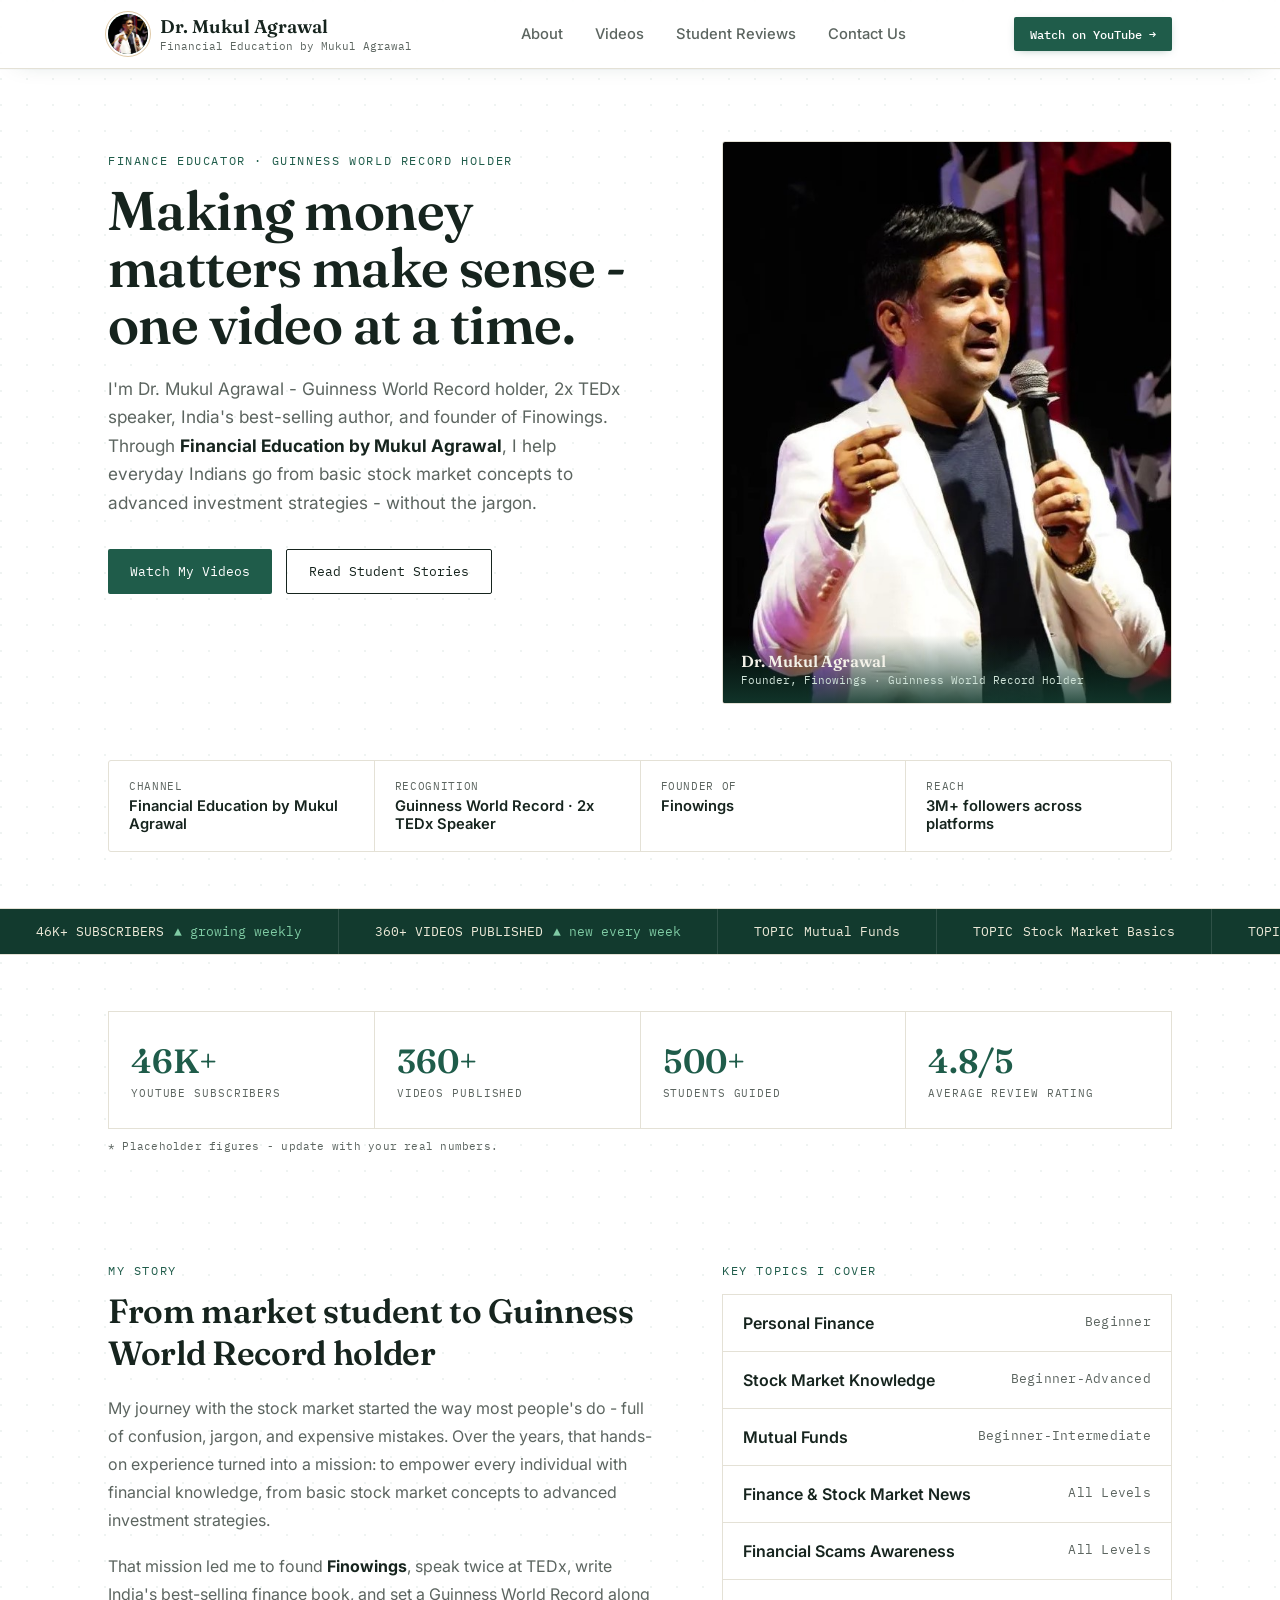
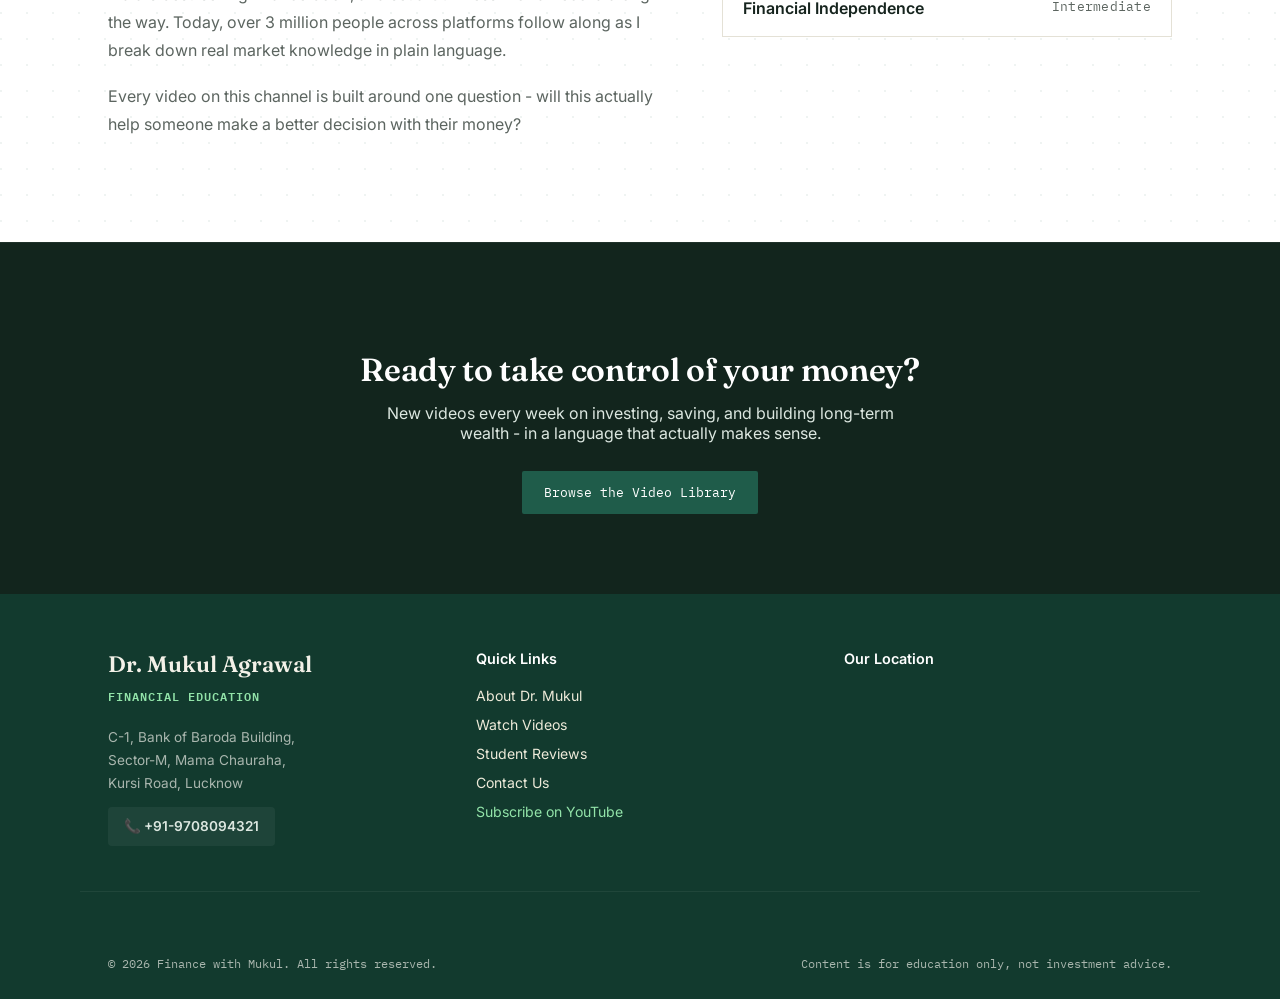
<file: index.html>
<!DOCTYPE html>
<html lang="en">
<head>
<meta charset="UTF-8">
<meta name="viewport" content="width=device-width, initial-scale=1.0">
<title>Dr. Mukul Agrawal - Financial Education by Mukul Agrawal</title>
<meta name="description" content="Financial Education by Mukul Agrawal. Learn about stock markets, mutual funds, and advanced investment strategies.">
<link rel="canonical" href="https://mukulagrawal.example.com/">
<meta property="og:title" content="Dr. Mukul Agrawal - Financial Education by Mukul Agrawal">
<meta property="og:description" content="Financial Education by Mukul Agrawal. Learn about stock markets, mutual funds, and advanced investment strategies.">
<meta property="og:type" content="website">
<meta property="og:url" content="https://mukulagrawal.example.com/">
<meta property="og:image" content="https://mukulagrawal.example.com/img/mukul-sir-2026.jpg">
<meta name="twitter:card" content="summary_large_image">
<meta name="twitter:title" content="Dr. Mukul Agrawal - Financial Education by Mukul Agrawal">
<meta name="twitter:description" content="Financial Education by Mukul Agrawal. Learn about stock markets, mutual funds, and advanced investment strategies.">
<meta name="twitter:image" content="https://mukulagrawal.example.com/img/mukul-sir-2026.jpg">

<link rel="stylesheet" href="css/style.min.css?v=1784105107745">
<link rel="icon" type="image/jpeg" href="/img/mukul-sir-2026.jpg">
</head>
<body>

<div id="header-placeholder"></div>
<main>


<!-- HERO -->
<section style="padding-top:72px;padding-bottom:56px;">
  <div class="wrap grid-2">
    <div>
      <p class="eyebrow">Finance Educator &middot; Guinness World Record Holder</p>
      <h1 class="display" style="font-size:3.4rem;line-height:1.05;margin:14px 0 22px;font-weight:600;">
        Making money matters make sense - one video at a time.
      </h1>
      <p style="font-size:1.08rem;line-height:1.65;color:var(--muted);max-width:520px;">
        I'm Dr. Mukul Agrawal - Guinness World Record holder, 2x TEDx speaker, India's best-selling
        author, and founder of Finowings. Through <strong style="color:var(--ink);">Financial Education by Mukul Agrawal</strong>,
        I help everyday Indians go from basic stock market concepts to advanced investment strategies - 
        without the jargon.
      </p>
      <div style="margin-top:32px;display:flex;gap:14px;flex-wrap:wrap;">
        <a class="btn btn-primary" href="/videos">Watch My Videos</a>
        <a class="btn btn-outline" href="/reviews">Read Student Stories</a>
      </div>
    </div>
    <div class="photo-frame">
      <img src="img/mukul-sir-2026.jpg" alt="Dr. Mukul Agrawal">
      <div class="photo-caption">
        <div class="name">Dr. Mukul Agrawal</div>
        <div class="role">Founder, Finowings &middot; Guinness World Record Holder</div>
      </div>
    </div>
  </div>
</section>

<!-- QUICK FACTS STRIP -->
<section style="padding:0 0 56px;">
  <div class="wrap">
    <div style="display:grid;grid-template-columns:repeat(4,1fr);gap:1px;background:var(--line);border:1px solid var(--line);border-radius:3px;overflow:hidden;">
      <div style="background:var(--paper);padding:18px 20px;">
        <div class="mono" style="font-size:0.68rem;color:var(--muted);text-transform:uppercase;letter-spacing:0.06em;">Channel</div>
        <div style="font-weight:600;font-size:0.92rem;margin-top:4px;">Financial Education by Mukul Agrawal</div>
      </div>
      <div style="background:var(--paper);padding:18px 20px;">
        <div class="mono" style="font-size:0.68rem;color:var(--muted);text-transform:uppercase;letter-spacing:0.06em;">Recognition</div>
        <div style="font-weight:600;font-size:0.92rem;margin-top:4px;">Guinness World Record &middot; 2x TEDx Speaker</div>
      </div>
      <div style="background:var(--paper);padding:18px 20px;">
        <div class="mono" style="font-size:0.68rem;color:var(--muted);text-transform:uppercase;letter-spacing:0.06em;">Founder Of</div>
        <div style="font-weight:600;font-size:0.92rem;margin-top:4px;">Finowings</div>
      </div>
      <div style="background:var(--paper);padding:18px 20px;">
        <div class="mono" style="font-size:0.68rem;color:var(--muted);text-transform:uppercase;letter-spacing:0.06em;">Reach</div>
        <div style="font-weight:600;font-size:0.92rem;margin-top:4px;">3M+ followers across platforms</div>
      </div>
    </div>
  </div>
</section>

<!-- LEDGER TICKER SIGNATURE -->
<div class="ledger" aria-hidden="true">
  <div class="ledger-inner">
    <span class="ledger-item">46K+ SUBSCRIBERS <span class="up">&#9650; growing weekly</span></span>
    <span class="ledger-item">360+ VIDEOS PUBLISHED <span class="up">&#9650; new every week</span></span>
    <span class="ledger-item">TOPIC <span>Mutual Funds</span></span>
    <span class="ledger-item">TOPIC <span>Stock Market Basics</span></span>
    <span class="ledger-item">TOPIC <span>Tax Saving</span></span>
    <span class="ledger-item">STUDENTS GUIDED <span class="up">&#9650; 500+</span></span>
    <span class="ledger-item">46K+ SUBSCRIBERS <span class="up">&#9650; growing weekly</span></span>
    <span class="ledger-item">360+ VIDEOS PUBLISHED <span class="up">&#9650; new every week</span></span>
    <span class="ledger-item">TOPIC <span>Mutual Funds</span></span>
    <span class="ledger-item">TOPIC <span>Stock Market Basics</span></span>
    <span class="ledger-item">TOPIC <span>Tax Saving</span></span>
    <span class="ledger-item">STUDENTS GUIDED <span class="up">&#9650; 500+</span></span>
  </div>
</div>

<!-- STATS -->
<section style="padding-top:56px;padding-bottom:0;">
  <div class="wrap">
    <div class="stats">
      <div class="stat">
        <div class="stat-num">46K+</div>
        <div class="stat-label">YouTube Subscribers</div>
      </div>
      <div class="stat">
        <div class="stat-num">360+</div>
        <div class="stat-label">Videos Published</div>
      </div>
      <div class="stat">
        <div class="stat-num">500+</div>
        <div class="stat-label">Students Guided</div>
      </div>
      <div class="stat">
        <div class="stat-num">4.8/5</div>
        <div class="stat-label">Average Review Rating</div>
      </div>
    </div>
    <p class="mono" style="font-size:0.7rem;color:var(--muted);margin-top:10px;">* Placeholder figures - update with your real numbers.</p>
  </div>
</section>

<!-- &middot;BOUT DETAIL -->
<section>
  <div class="wrap grid-2">
    <div>
      <p class="eyebrow">My Story</p>
      <h2 class="display" style="font-size:2.1rem;font-weight:600;margin:12px 0 20px;">From market student to Guinness World Record holder</h2>
      <p style="line-height:1.75;color:var(--muted);margin-bottom:18px;">
        My journey with the stock market started the way most people's do - full of confusion, jargon,
        and expensive mistakes. Over the years, that hands-on experience turned into a mission: to
        empower every individual with financial knowledge, from basic stock market concepts to advanced
        investment strategies.
      </p>
      <p style="line-height:1.75;color:var(--muted);margin-bottom:18px;">
        That mission led me to found <strong style="color:var(--ink);">Finowings</strong>, speak twice at TEDx,
        write India's best-selling finance book, and set a Guinness World Record along the way. Today, over
        3 million people across platforms follow along as I break down real market knowledge in plain language.
      </p>
      <p style="line-height:1.75;color:var(--muted);">
        Every video on this channel is built around one question - will this actually help someone make a
        better decision with their money?
      </p>
    </div>
    <div>
      <p class="eyebrow">Key Topics I Cover</p>
      <div style="margin-top:16px;display:flex;flex-direction:column;gap:1px;background:var(--line);border:1px solid var(--line);">
        <div style="background:var(--paper);padding:18px 20px;display:flex;justify-content:space-between;">
          <span style="font-weight:600;">Personal Finance</span>
          <span class="mono" style="color:var(--muted);font-size:0.8rem;">Beginner</span>
        </div>
        <div style="background:var(--paper);padding:18px 20px;display:flex;justify-content:space-between;">
          <span style="font-weight:600;">Stock Market Knowledge</span>
          <span class="mono" style="color:var(--muted);font-size:0.8rem;">Beginner-Advanced</span>
        </div>
        <div style="background:var(--paper);padding:18px 20px;display:flex;justify-content:space-between;">
          <span style="font-weight:600;">Mutual Funds</span>
          <span class="mono" style="color:var(--muted);font-size:0.8rem;">Beginner-Intermediate</span>
        </div>
        <div style="background:var(--paper);padding:18px 20px;display:flex;justify-content:space-between;">
          <span style="font-weight:600;">Finance &amp; Stock Market News</span>
          <span class="mono" style="color:var(--muted);font-size:0.8rem;">All Levels</span>
        </div>
        <div style="background:var(--paper);padding:18px 20px;display:flex;justify-content:space-between;">
          <span style="font-weight:600;">Financial Scams Awareness</span>
          <span class="mono" style="color:var(--muted);font-size:0.8rem;">All Levels</span>
        </div>
        <div style="background:var(--paper);padding:18px 20px;display:flex;justify-content:space-between;">
          <span style="font-weight:600;">Financial Independence</span>
          <span class="mono" style="color:var(--muted);font-size:0.8rem;">Intermediate</span>
        </div>
      </div>
    </div>
  </div>
</section>

<!-- CTA -->
<section style="padding-top:80px;padding-bottom:80px;background-color:#12251D;border-top:1px solid rgba(255,255,255,0.06);">
  <div class="wrap" style="text-align:center;">
    <h2 class="display" style="font-size:2rem;font-weight:600;margin-bottom:14px;color:#fff;">Ready to take control of your money?</h2>
    <p style="color:#DCE7E0;max-width:520px;margin:0 auto 28px;">
      New videos every week on investing, saving, and building long-term wealth - in a language that
      actually makes sense.
    </p>
    <a class="btn btn-primary" href="/videos">Browse the Video Library</a>
  </div>
</section>

</main>
<div id="footer-placeholder"></div>

<script src="js/main.min.js?v=1784105107746"></script>
</body>
</html>
</file>
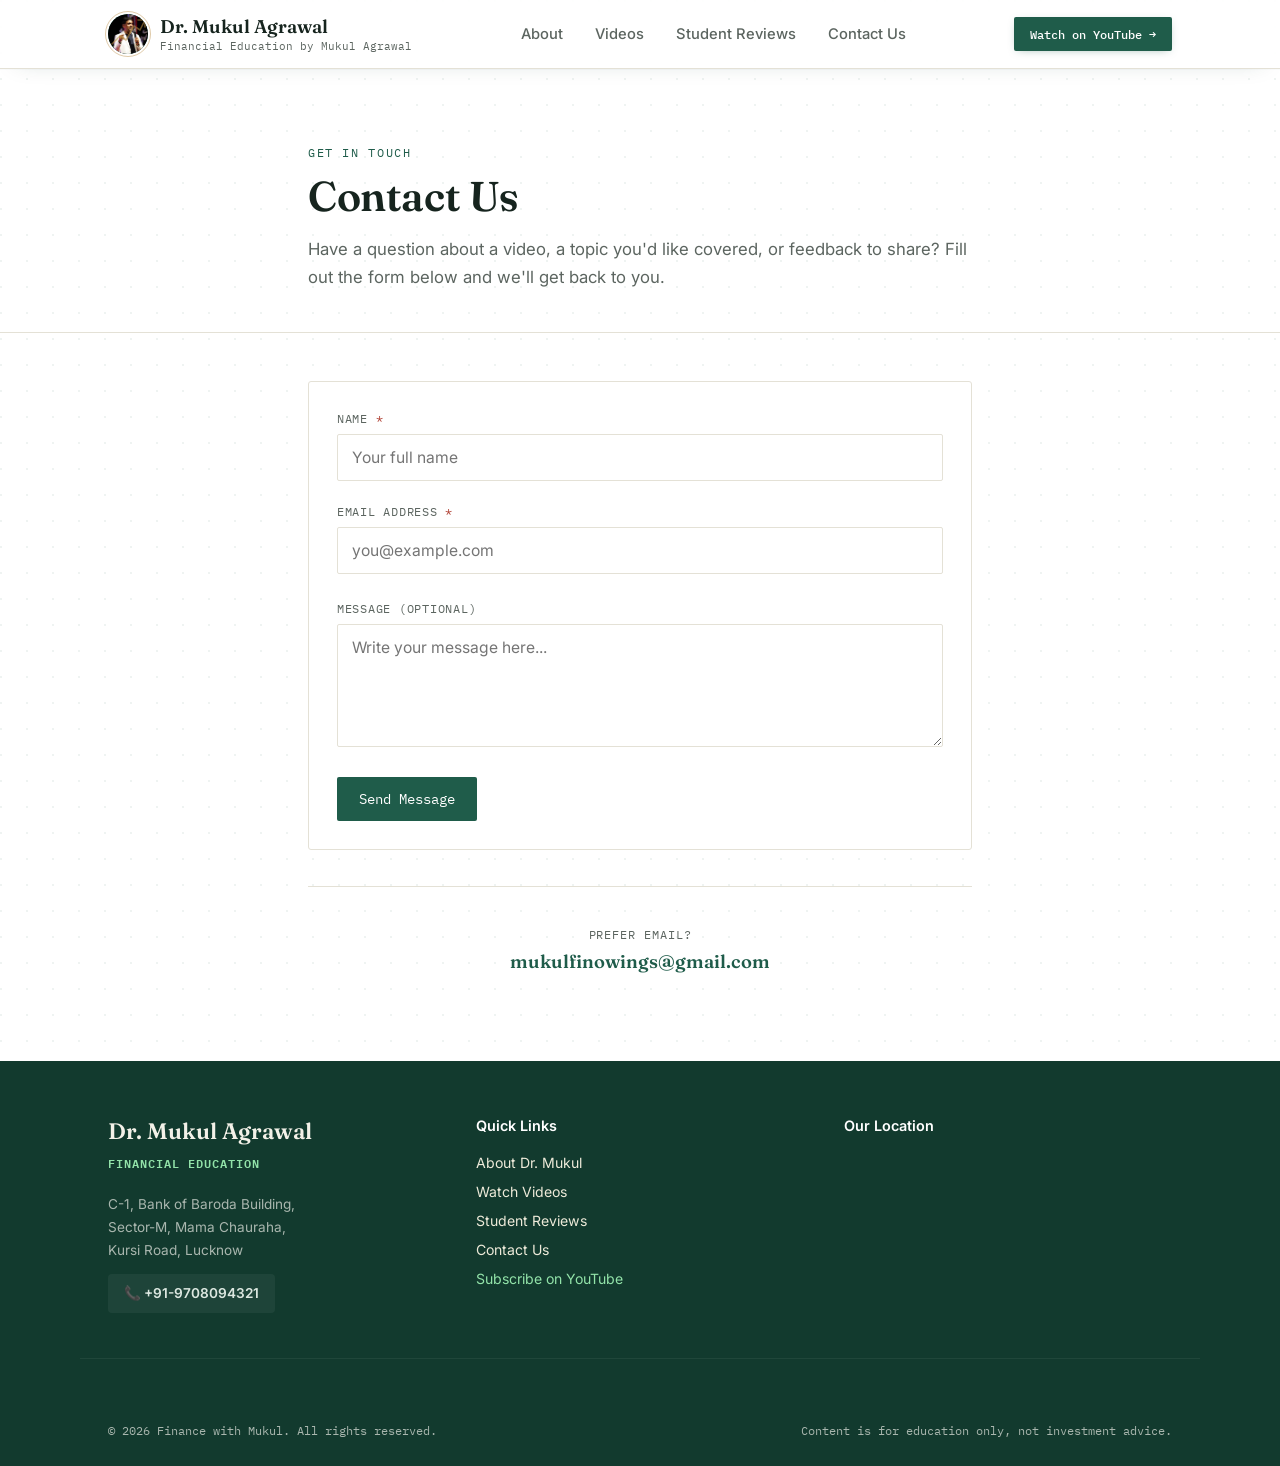
<file: contact-us.html>
<!DOCTYPE html>
<html lang="en">
<head>
<meta charset="UTF-8">
<meta name="viewport" content="width=device-width, initial-scale=1.0">
<title>Contact Us - Dr. Mukul Agrawal</title>
<meta name="description" content="Financial Education by Mukul Agrawal. Learn about stock markets, mutual funds, and advanced investment strategies.">
<link rel="canonical" href="https://mukulagrawal.example.com/contact-us">
<meta property="og:title" content="Contact Us - Dr. Mukul Agrawal">
<meta property="og:description" content="Financial Education by Mukul Agrawal. Learn about stock markets, mutual funds, and advanced investment strategies.">
<meta property="og:type" content="website">
<meta property="og:url" content="https://mukulagrawal.example.com/contact-us">
<meta property="og:image" content="https://mukulagrawal.example.com/img/mukul-sir-2026.jpg">
<meta name="twitter:card" content="summary_large_image">
<meta name="twitter:title" content="Contact Us - Dr. Mukul Agrawal">
<meta name="twitter:description" content="Financial Education by Mukul Agrawal. Learn about stock markets, mutual funds, and advanced investment strategies.">
<meta name="twitter:image" content="https://mukulagrawal.example.com/img/mukul-sir-2026.jpg">

<link rel="stylesheet" href="css/style.min.css?v=1784105107753">
<link rel="icon" type="image/jpeg" href="/img/mukul-sir-2026.jpg">
</head>
<body>

<div id="header-placeholder"></div>
<main>

<!-- CONTACT HERO -->
<section style="padding-top:64px;padding-bottom:24px;">
  <div class="wrap" style="max-width:720px;">
    <p class="eyebrow">Get in Touch</p>
    <h1 class="display" style="font-size:2.6rem;line-height:1.1;margin:14px 0 16px;font-weight:600;">
      Contact Us
    </h1>
    <p style="font-size:1.05rem;line-height:1.65;color:var(--muted);">
      Have a question about a video, a topic you'd like covered, or feedback to share? Fill out the
      form below and we'll get back to you.
    </p>
  </div>
</section>

<!-- CONTACT FORM -->
<section class="section-border" style="padding-top:48px;">
  <div class="wrap" style="max-width:720px;">
    <form id="contactForm" class="card" novalidate>
      <div style="margin-bottom:22px;">
        <label for="cf-name" style="display:block;font-family:'IBM Plex Mono',monospace;font-size:0.78rem;text-transform:uppercase;letter-spacing:0.06em;color:var(--muted);margin-bottom:8px;">
          Name <span style="color:#B3483C;">*</span>
        </label>
        <input type="text" id="cf-name" name="name" required
          style="width:100%;padding:13px 14px;border:1px solid var(--line);border-radius:2px;font-family:'Inter',sans-serif;font-size:0.98rem;background:var(--paper);color:var(--ink);"
          placeholder="Your full name">
        <div class="cf-error" data-for="cf-name" style="display:none;color:#B3483C;font-size:0.8rem;margin-top:6px;font-family:'IBM Plex Mono',monospace;">Please enter your name.</div>
      </div>

      <div style="margin-bottom:26px;">
        <label for="cf-email" style="display:block;font-family:'IBM Plex Mono',monospace;font-size:0.78rem;text-transform:uppercase;letter-spacing:0.06em;color:var(--muted);margin-bottom:8px;">
          Email Address <span style="color:#B3483C;">*</span>
        </label>
        <input type="email" id="cf-email" name="email" required
          style="width:100%;padding:13px 14px;border:1px solid var(--line);border-radius:2px;font-family:'Inter',sans-serif;font-size:0.98rem;background:var(--paper);color:var(--ink);"
          placeholder="you@example.com">
        <div class="cf-error" data-for="cf-email" style="display:none;color:#B3483C;font-size:0.8rem;margin-top:6px;font-family:'IBM Plex Mono',monospace;">Please enter a valid email address.</div>
      </div>

      <div style="margin-bottom:26px;">
        <label for="cf-message" style="display:block;font-family:'IBM Plex Mono',monospace;font-size:0.78rem;text-transform:uppercase;letter-spacing:0.06em;color:var(--muted);margin-bottom:8px;">
          Message (optional)
        </label>
        <textarea id="cf-message" name="message" rows="5"
          style="width:100%;padding:13px 14px;border:1px solid var(--line);border-radius:2px;font-family:'Inter',sans-serif;font-size:0.98rem;background:var(--paper);color:var(--ink);resize:vertical;"
          placeholder="Write your message here..."></textarea>
      </div>

      <button type="submit" class="btn btn-primary" style="border:none;cursor:pointer;font-size:0.88rem;">Send Message</button>
      <span id="cf-success" style="display:none;margin-left:16px;color:var(--green);font-family:'IBM Plex Mono',monospace;font-size:0.85rem;">&#10003; Thanks! Your message has been noted.</span>
    </form>

    <!-- MAIL ID OPTION -->
    <div style="margin-top:36px;padding-top:28px;border-top:1px solid var(--line);text-align:center;">
      <p class="mono" style="font-size:0.72rem;color:var(--muted);text-transform:uppercase;letter-spacing:0.08em;margin-bottom:8px;">
        Prefer email?
      </p>
      <a href="mailto:mukulfinowings@gmail.com" style="font-family:'Fraunces',serif;font-size:1.15rem;font-weight:600;color:var(--green);text-decoration:none;">
        mukulfinowings@gmail.com
      </a>
    </div>
  </div>
</section>



</main>
<div id="footer-placeholder"></div>

<script src="js/main.min.js?v=1784105107753"></script>
</body>
</html>
</file>
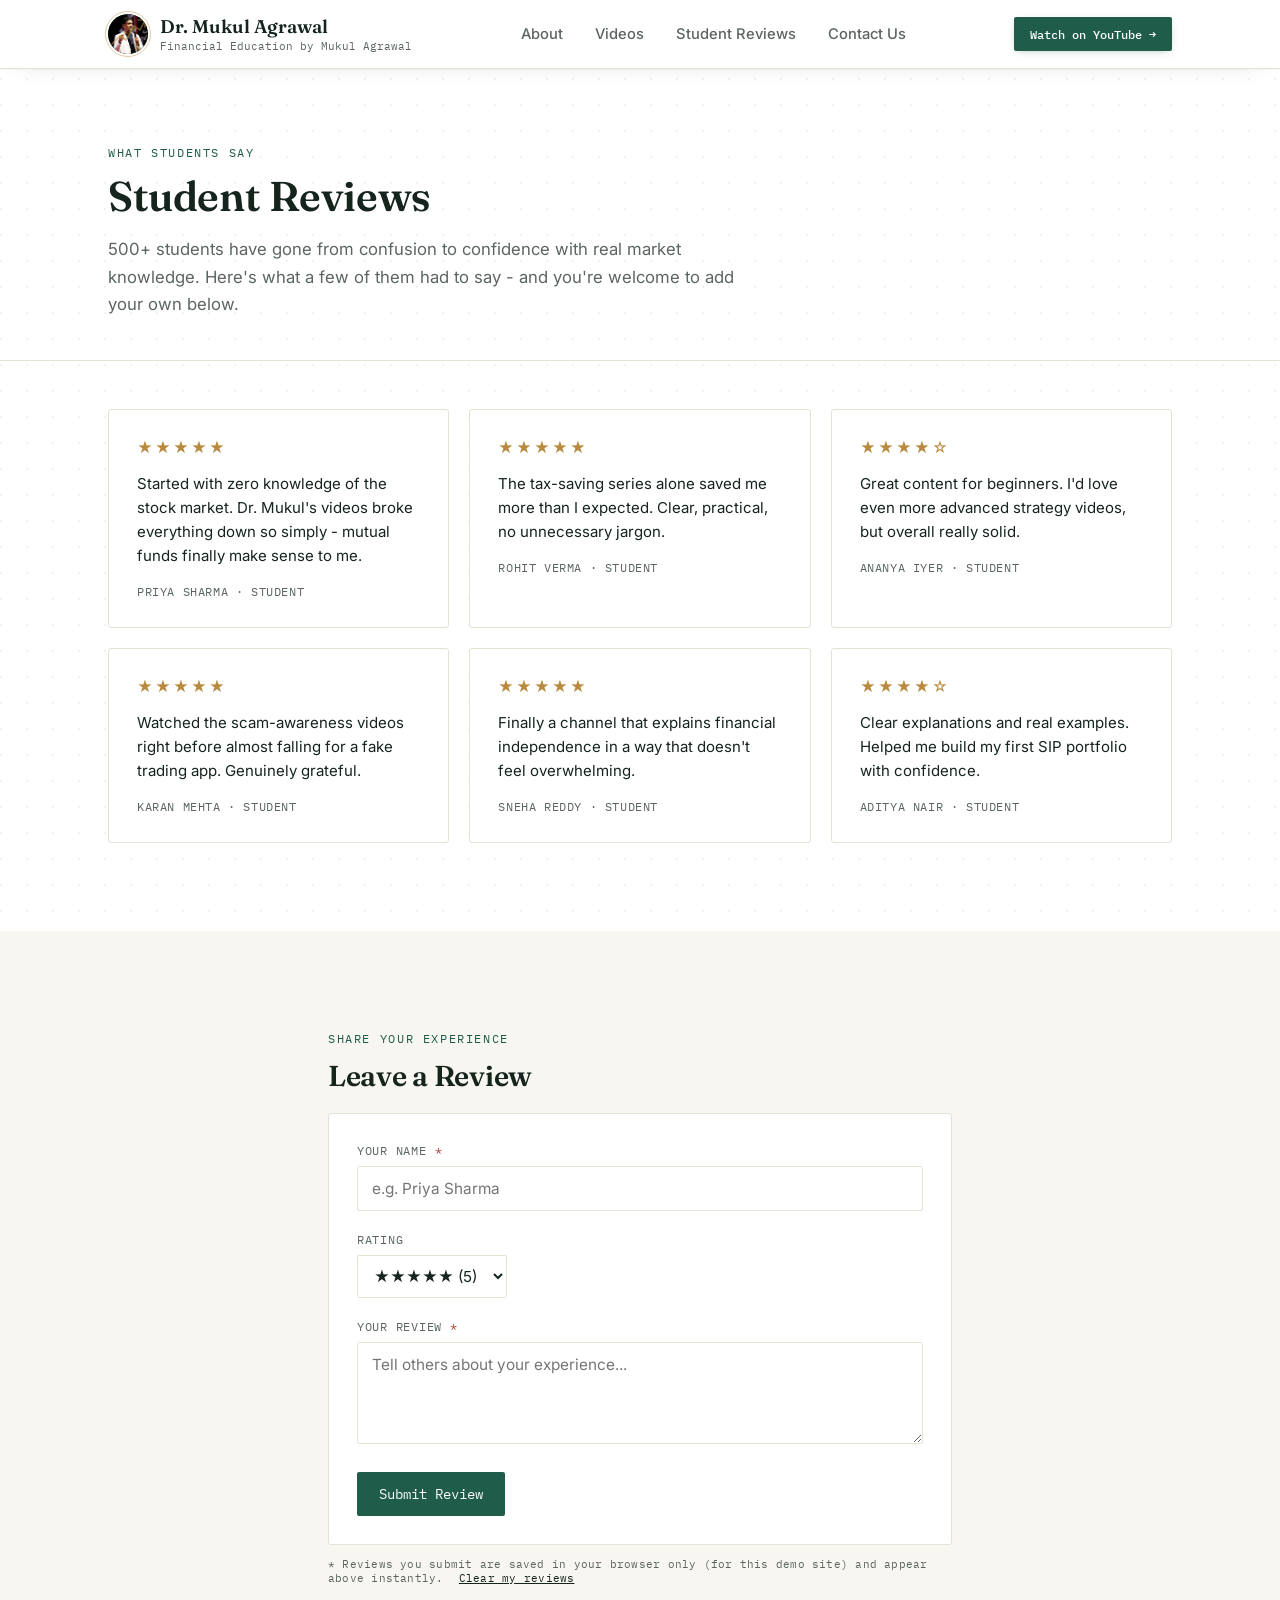
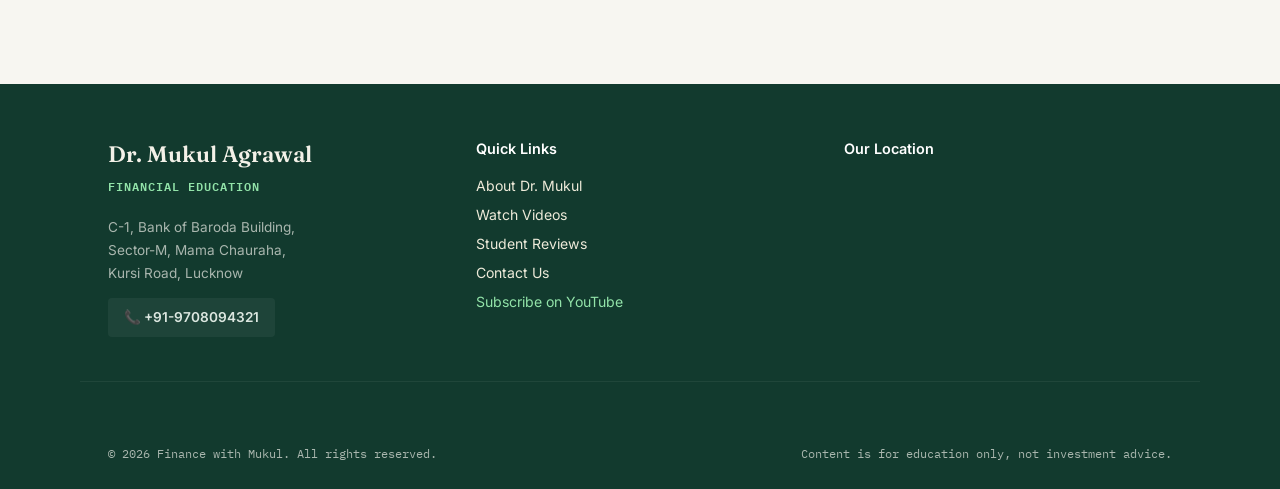
<file: reviews.html>
<!DOCTYPE html>
<html lang="en">
<head>
<meta charset="UTF-8">
<meta name="viewport" content="width=device-width, initial-scale=1.0">
<title>Student Reviews - Dr. Mukul Agrawal</title>
<meta name="description" content="Financial Education by Mukul Agrawal. Learn about stock markets, mutual funds, and advanced investment strategies.">
<link rel="canonical" href="https://mukulagrawal.example.com/reviews">
<meta property="og:title" content="Student Reviews - Dr. Mukul Agrawal">
<meta property="og:description" content="Financial Education by Mukul Agrawal. Learn about stock markets, mutual funds, and advanced investment strategies.">
<meta property="og:type" content="website">
<meta property="og:url" content="https://mukulagrawal.example.com/reviews">
<meta property="og:image" content="https://mukulagrawal.example.com/img/mukul-sir-2026.jpg">
<meta name="twitter:card" content="summary_large_image">
<meta name="twitter:title" content="Student Reviews - Dr. Mukul Agrawal">
<meta name="twitter:description" content="Financial Education by Mukul Agrawal. Learn about stock markets, mutual funds, and advanced investment strategies.">
<meta name="twitter:image" content="https://mukulagrawal.example.com/img/mukul-sir-2026.jpg">

<link rel="stylesheet" href="css/style.min.css?v=1784105107751">
<link rel="icon" type="image/jpeg" href="/img/mukul-sir-2026.jpg">
</head>
<body>

<div id="header-placeholder"></div>
<main>

<!-- REVIEWS HERO -->
<section style="padding-top:64px;padding-bottom:24px;">
  <div class="wrap">
    <p class="eyebrow">What Students Say</p>
    <h1 class="display" style="font-size:2.6rem;line-height:1.1;margin:14px 0 16px;font-weight:600;">
      Student Reviews
    </h1>
    <p style="font-size:1.05rem;line-height:1.65;color:var(--muted);max-width:640px;">
      500+ students have gone from confusion to confidence with real market knowledge. Here's what a
      few of them had to say - and you're welcome to add your own below.
    </p>
  </div>
</section>

<!-- REVIEWS GRID -->
<section class="section-border" style="padding-top:48px;">
  <div class="wrap">
    <div id="reviewsGrid" style="display:grid;grid-template-columns:repeat(auto-fill,minmax(280px,1fr));gap:20px;">
      <!-- Fake / seed reviews rendered here by JS, plus any submitted by visitors -->
    </div>
  </div>
</section>

<!-- SUBMIT A REVIEW -->
<section class="section-alt">
  <div class="wrap" style="max-width:680px;">
    <p class="eyebrow">Share Your Experience</p>
    <h2 class="display" style="font-size:1.8rem;font-weight:600;margin:12px 0 20px;">Leave a Review</h2>

    <form id="reviewForm" class="card" novalidate>
      <div style="margin-bottom:20px;">
        <label for="rv-name" style="display:block;font-family:'IBM Plex Mono',monospace;font-size:0.78rem;text-transform:uppercase;letter-spacing:0.06em;color:var(--muted);margin-bottom:8px;">
          Your Name <span style="color:#B3483C;">*</span>
        </label>
        <input type="text" id="rv-name" required
          style="width:100%;padding:12px 14px;border:1px solid var(--line);border-radius:2px;font-family:'Inter',sans-serif;font-size:0.96rem;background:var(--paper);color:var(--ink);"
          placeholder="e.g. Priya Sharma">
      </div>

      <div style="margin-bottom:20px;">
        <label style="display:block;font-family:'IBM Plex Mono',monospace;font-size:0.78rem;text-transform:uppercase;letter-spacing:0.06em;color:var(--muted);margin-bottom:8px;">
          Rating
        </label>
        <select id="rv-rating" style="padding:10px 12px;border:1px solid var(--line);border-radius:2px;font-family:'Inter',sans-serif;font-size:0.95rem;background:var(--paper);color:var(--ink);">
          <option value="5">&#9733;&#9733;&#9733;&#9733;&#9733; (5)</option>
          <option value="4">&#9733;&#9733;&#9733;&#9733;&#9734; (4)</option>
          <option value="3">&#9733;&#9733;&#9733;&#9734;&#9734; (3)</option>
          <option value="2">&#9733;&#9733;&#9734;&#9734;&#9734; (2)</option>
          <option value="1">&#9733;&#9734;&#9734;&#9734;&#9734; (1)</option>
        </select>
      </div>

      <div style="margin-bottom:24px;">
        <label for="rv-text" style="display:block;font-family:'IBM Plex Mono',monospace;font-size:0.78rem;text-transform:uppercase;letter-spacing:0.06em;color:var(--muted);margin-bottom:8px;">
          Your Review <span style="color:#B3483C;">*</span>
        </label>
        <textarea id="rv-text" rows="4" required
          style="width:100%;padding:12px 14px;border:1px solid var(--line);border-radius:2px;font-family:'Inter',sans-serif;font-size:0.96rem;background:var(--paper);color:var(--ink);resize:vertical;"
          placeholder="Tell others about your experience..."></textarea>
      </div>

      <button type="submit" class="btn btn-primary" style="border:none;cursor:pointer;font-size:0.88rem;">Submit Review</button>
      <span id="rv-success" style="display:none;margin-left:16px;color:var(--green);font-family:'IBM Plex Mono',monospace;font-size:0.85rem;">&#10003; Thanks for your review!</span>
    </form>
    <p class="mono" style="font-size:0.7rem;color:var(--muted);margin-top:12px;">
      * Reviews you submit are saved in your browser only (for this demo site) and appear above instantly.
      <a href="#" onclick="localStorage.removeItem('mukulSiteReviews'); location.reload(); return false;" style="text-decoration:underline;color:var(--ink);margin-left:8px;">Clear my reviews</a>
    </p>
  </div>
</section>



</main>
<div id="footer-placeholder"></div>

<script src="js/main.min.js?v=1784105107751"></script>
</body>
</html>
</file>
<file: css/style.min.css>
/* --- From index.html --- */

@import url('https://fonts.googleapis.com/css2?family=Fraunces:opsz,wght@9..144,400;9..144,500;9..144,600;9..144,700&family=Inter:wght@400;500;600;700&family=IBM+Plex+Mono:wght@400;500&display=swap');

:root{
  --ink:#16241E;
  --paper:#FFFFFF;
  --paper-alt:#F7F6F1;
  --line:#E4E1D6;
  --green:#1F5C4A;
  --green-deep:#123A2E;
  --gold:#B98A3E;
  --muted:#5C6560;
}

*{box-sizing:border-box;}
html{scroll-behavior:smooth;}
body{
  margin:0;
  background:
    radial-gradient(circle at 1px 1px, rgba(31,92,74,0.07) 1px, transparent 0) 0 0/26px 26px,
    var(--paper);
  color:var(--ink);
  font-family:'Inter',sans-serif;
  -webkit-font-smoothing:antialiased;
  overflow-x:hidden;
  width:100%;
}

a{color:inherit;}

.display{
  font-family:'Fraunces',serif;
  font-optical-sizing:auto;
  letter-spacing:-0.01em;
}

.mono{
  font-family:'IBM Plex Mono',monospace;
  letter-spacing:0.02em;
}

.eyebrow{
  font-family:'IBM Plex Mono',monospace;
  font-size:0.72rem;
  letter-spacing:0.14em;
  text-transform:uppercase;
  color:var(--green);
}

/* ---------- Nav ---------- */
.nav{
  position:sticky;
  top:0;
  z-index:50;
  background:rgba(255,255,255,0.85);
  backdrop-filter:blur(14px) saturate(140%);
  -webkit-backdrop-filter:blur(14px) saturate(140%);
  border-bottom:1px solid var(--line);
  box-shadow:0 1px 0 rgba(18,58,46,0.02), 0 8px 24px -18px rgba(18,58,46,0.25);
  transition:box-shadow .25s ease, background .25s ease;
}
.nav-inner{
  max-width:1120px;
  margin:0 auto;
  padding:14px 28px;
  display:flex;
  align-items:center;
  justify-content:space-between;
  gap:20px;
}
.brand{
  display:flex;
  align-items:center;
  gap:12px;
  text-decoration:none;
  flex-shrink:0;
}
.brand-mark{
  width:40px;height:40px;
  position:relative;
  border-radius:50%;
  display:flex;align-items:center;justify-content:center;
  font-family:'Fraunces',serif;
  font-weight:700;
  font-size:1.05rem;
  color:#F3F1E8;
  flex-shrink:0;
  overflow:hidden;
  background:radial-gradient(circle at 30% 25%, var(--green) 0%, var(--green-deep) 75%);
  outline:1px solid rgba(185,138,62,0.45);
  outline-offset:2px;
  transition:outline-color .2s ease, transform .2s ease;
}
.brand-mark::before{
  content:"";
  position:absolute;
  inset:0;
  background-image:url("data:image/svg+xml,%3Csvg xmlns='http://www.w3.org/2000/svg' viewBox='0 0 40 40'%3E%3Cpolyline points='4,30 12,22 18,26 26,12 32,16 37,6' fill='none' stroke='%23B98A3E' stroke-width='1.6' stroke-linecap='round' stroke-linejoin='round' opacity='0.55'/%3E%3Cpolyline points='30,6 37,6 37,13' fill='none' stroke='%23B98A3E' stroke-width='1.6' stroke-linecap='round' stroke-linejoin='round' opacity='0.55'/%3E%3C/svg%3E");
  background-size:cover;
}
.brand-mark span{position:relative;z-index:1;}
.brand:hover .brand-mark{
  outline-color:var(--gold);
  transform:translateY(-1px);
}
.brand-mark img{
  width:100%;height:100%;
  object-fit:cover;
  border-radius:50%;
  display:block;
}
.brand-text{display:flex;flex-direction:column;gap:1px;}

/* Mobile menu toggle */
.nav-toggle{
  display:none;
  width:38px;height:38px;
  border:1px solid var(--line);
  border-radius:6px;
  background:transparent;
  align-items:center;
  justify-content:center;
  cursor:pointer;
  flex-shrink:0;
}
.nav-toggle span,
.nav-toggle span::before,
.nav-toggle span::after{
  content:"";
  display:block;
  width:18px;height:1.5px;
  background:var(--ink);
  position:relative;
  transition:transform .2s ease, opacity .2s ease, top .2s ease;
}
.nav-toggle span::before{position:absolute;top:-6px;}
.nav-toggle span::after{position:absolute;top:6px;}
.nav.is-open .nav-toggle span{background:transparent;}
.nav.is-open .nav-toggle span::before{top:0;transform:rotate(45deg);background:var(--ink);}
.nav.is-open .nav-toggle span::after{top:0;transform:rotate(-45deg);background:var(--ink);}

/* ---------- Photo frame (portrait card) ---------- */
.photo-frame{
  position:relative;
  border-radius:3px;
  overflow:hidden;
  border:1px solid var(--line);
  aspect-ratio:4/5;
}
.photo-frame img{
  width:100%;
  height:100%;
  display:block;
  object-fit:cover;
  object-position:center 30%;
}
.photo-caption{
  position:absolute;
  left:0;right:0;bottom:0;
  padding:16px 18px;
  background:linear-gradient(0deg, rgba(18,58,46,0.88) 0%, rgba(18,58,46,0) 100%);
  color:#F3F1E8;
}
.photo-caption .name{font-family:'Fraunces',serif;font-weight:600;font-size:1rem;}
.photo-caption .role{font-family:'IBM Plex Mono',monospace;font-size:0.68rem;color:#CFE3D8;margin-top:2px;}

/* ---------- Full-bleed banner section ---------- */
.banner-photo{
  position:relative;
  background-size:cover;
  background-position:center 30%;
  padding:110px 0;
  color:#fff;
}
.banner-photo::before{
  content:"";
  position:absolute;inset:0;
  background:linear-gradient(100deg, rgba(18,58,46,0.92) 0%, rgba(18,58,46,0.72) 45%, rgba(18,58,46,0.35) 100%);
}
.banner-photo .wrap{position:relative;z-index:1;}
@media (max-width:640px){
  .banner-photo{padding:70px 0;}
  .banner-photo::before{background:linear-gradient(180deg, rgba(18,58,46,0.55) 0%, rgba(18,58,46,0.9) 60%);}
}
.brand-name{
  font-family:'Fraunces',serif;
  font-weight:600;
  font-size:1.15rem;
  color:var(--ink);
}
.brand-tag{
  font-family:'IBM Plex Mono',monospace;
  font-size:0.68rem;
  color:var(--muted);
  display:none;
}
@media (min-width:560px){
  .brand-tag{display:inline-block;}
}
.nav-links{
  display:flex;
  align-items:center;
  gap:30px;
  list-style:none;
  margin:0;padding:0;
  font-size:0.9rem;
  font-weight:500;
}
.nav-links a{
  position:relative;
  text-decoration:none;
  color:var(--muted);
  padding-bottom:4px;
  white-space:nowrap;
  transition:color .15s ease;
}
.nav-links a::after{
  content:"";
  position:absolute;
  left:0;right:100%;
  bottom:0;
  height:2px;
  background:var(--green);
  transition:right .25s cubic-bezier(.4,0,.2,1);
}
.nav-links a:hover{color:var(--ink);}
.nav-links a:hover::after{right:0;}
.nav-links a.active{color:var(--ink);}
.nav-links a.active::after{right:0;background:var(--gold);}
.nav-cta{
  font-family:'IBM Plex Mono',monospace;
  font-size:0.78rem;
  font-weight:500;
  background:var(--green);
  color:#fff;
  padding:10px 18px;
  border-radius:3px;
  text-decoration:none;
  white-space:nowrap;
  display:inline-flex;
  align-items:center;
  gap:6px;
  flex-shrink:0;
  transition:background .15s ease, transform .15s ease, box-shadow .15s ease;
  box-shadow:0 2px 10px -4px rgba(31,92,74,0.5);
}
.nav-cta:hover{background:var(--green-deep);transform:translateY(-1px);box-shadow:0 6px 16px -6px rgba(18,58,46,0.55);}

@media (max-width:760px){
  .nav-inner{padding:12px 20px;}
  .nav-toggle{display:inline-flex;order:3;}
  .brand-tag{display:none;}
  .nav-links{
    order:4;
    width:100%;
    flex-direction:column;
    align-items:flex-start;
    gap:2px;
    max-height:0;
    overflow:hidden;
    opacity:0;
    transition:max-height .3s ease, opacity .2s ease;
  }
  .nav.is-open .nav-links{max-height:320px;opacity:1;margin-top:14px;}
  .nav-links li{width:100%;}
  .nav-links a{display:block;width:100%;padding:11px 2px;border-bottom:1px solid var(--line);}
  .nav-links a::after{display:none;}
  .nav-links a.active{color:var(--green);}
  .nav-cta{
    order:5;width:100%;justify-content:center;
    max-height:0;padding-top:0;padding-bottom:0;margin-top:0;
    opacity:0;overflow:hidden;
    transition:max-height .3s ease, opacity .2s ease, margin-top .3s ease, padding .3s ease;
  }
  .nav.is-open .nav-cta{max-height:52px;padding:12px 18px;margin-top:10px;opacity:1;}
}

/* ---------- Layout helpers ---------- */
.wrap{max-width:1120px;margin:0 auto;padding:0 28px;}
section{padding:88px 0;}
.section-alt{background:var(--paper-alt);}
.section-border{border-top:1px solid var(--line);}

.grid-2{display:grid;grid-template-columns:1.1fr 0.9fr;gap:64px;align-items:start;}
@media (max-width:820px){.grid-2{grid-template-columns:1fr;gap:40px;}}

@media (max-width:640px){
  .wrap{padding:0 20px;}
  section{padding:56px 0;}
}

/* ---------- Ledger ticker signature ---------- */
.ledger{
  border-top:1px solid var(--line);
  border-bottom:1px solid var(--line);
  overflow:hidden;
  background:var(--green-deep);
}
.ledger-inner{
  display:flex;
  white-space:nowrap;
  animation:scroll-ledger 32s linear infinite;
}
.ledger-item{
  font-family:'IBM Plex Mono',monospace;
  font-size:0.82rem;
  color:#EDEAD9;
  padding:14px 36px;
  display:flex;
  align-items:center;
  gap:10px;
  border-right:1px solid rgba(255,255,255,0.12);
}
.ledger-item .up{color:#7FCBA4;}
.ledger-item .down{color:#E08B7D;}
@keyframes scroll-ledger{
  from{transform:translateX(0);}
  to{transform:translateX(-50%);}
}
@media (prefers-reduced-motion:reduce){
  .ledger-inner{animation:none;}
}

/* ---------- Buttons ---------- */
.btn{
  display:inline-flex;
  align-items:center;
  gap:8px;
  font-family:'IBM Plex Mono',monospace;
  font-size:0.82rem;
  text-decoration:none;
  padding:13px 22px;
  border-radius:2px;
  transition:all .15s ease;
}
.btn-primary{background:var(--green);color:#fff;}
.btn-primary:hover{background:var(--green-deep);}
.btn-outline{border:1px solid var(--ink);color:var(--ink);}
.btn-outline:hover{background:var(--ink);color:#fff;}

/* ---------- Footer ---------- */
footer{
  background:var(--green-deep);
  color:#EDEAD9;
  padding:56px 0 28px;
}
footer .wrap{display:flex;justify-content:space-between;align-items:flex-start;flex-wrap:wrap;gap:24px;}
footer a{text-decoration:none;color:#EDEAD9;}
.footer-links{display:flex;gap:24px;list-style:none;padding:0;margin:0;font-size:0.88rem;}
.footer-bottom{
  max-width:1120px;margin:40px auto 0;padding:20px 28px 0;
  border-top:1px solid rgba(255,255,255,0.14);
  font-family:'IBM Plex Mono',monospace;
  font-size:0.72rem;
  color:#A9B6AE;
  display:flex;justify-content:space-between;flex-wrap:wrap;gap:8px;
}

/* ---------- Cards ---------- */
.card{
  background:var(--paper);
  border:1px solid var(--line);
  border-radius:3px;
  padding:28px;
}

/* ---------- Stat row ---------- */
.stats{display:grid;grid-template-columns:repeat(4,1fr);gap:1px;background:var(--line);border:1px solid var(--line);}
.stat{background:var(--paper);padding:28px 22px;}
.stat-num{font-family:'Fraunces',serif;font-size:2.1rem;font-weight:600;color:var(--green);}
.stat-label{font-family:'IBM Plex Mono',monospace;font-size:0.7rem;text-transform:uppercase;letter-spacing:0.08em;color:var(--muted);margin-top:4px;}
@media (max-width:760px){.stats{grid-template-columns:repeat(2,1fr);}}


/* --- From videos.html --- */

@import url('https://fonts.googleapis.com/css2?family=Fraunces:opsz,wght@9..144,400;9..144,500;9..144,600;9..144,700&family=Inter:wght@400;500;600;700&family=IBM+Plex+Mono:wght@400;500&display=swap');

:root{
  --ink:#16241E;
  --paper:#FFFFFF;
  --paper-alt:#F7F6F1;
  --line:#E4E1D6;
  --green:#1F5C4A;
  --green-deep:#123A2E;
  --gold:#B98A3E;
  --muted:#5C6560;
}

*{box-sizing:border-box;}
html{scroll-behavior:smooth;}
body{
  margin:0;
  background:
    radial-gradient(circle at 1px 1px, rgba(31,92,74,0.07) 1px, transparent 0) 0 0/26px 26px,
    var(--paper);
  color:var(--ink);
  font-family:'Inter',sans-serif;
  -webkit-font-smoothing:antialiased;
  overflow-x:hidden;
  width:100%;
}

a{color:inherit;}

.display{
  font-family:'Fraunces',serif;
  font-optical-sizing:auto;
  letter-spacing:-0.01em;
}

.mono{
  font-family:'IBM Plex Mono',monospace;
  letter-spacing:0.02em;
}

.eyebrow{
  font-family:'IBM Plex Mono',monospace;
  font-size:0.72rem;
  letter-spacing:0.14em;
  text-transform:uppercase;
  color:var(--green);
}

/* ---------- Nav ---------- */
.nav{
  position:sticky;
  top:0;
  z-index:50;
  background:rgba(255,255,255,0.85);
  backdrop-filter:blur(14px) saturate(140%);
  -webkit-backdrop-filter:blur(14px) saturate(140%);
  border-bottom:1px solid var(--line);
  box-shadow:0 1px 0 rgba(18,58,46,0.02), 0 8px 24px -18px rgba(18,58,46,0.25);
  transition:box-shadow .25s ease, background .25s ease;
}
.nav-inner{
  max-width:1120px;
  margin:0 auto;
  padding:14px 28px;
  display:flex;
  align-items:center;
  justify-content:space-between;
  gap:20px;
}
.brand{
  display:flex;
  align-items:center;
  gap:12px;
  text-decoration:none;
  flex-shrink:0;
}
.brand-mark{
  width:40px;height:40px;
  position:relative;
  border-radius:50%;
  display:flex;align-items:center;justify-content:center;
  font-family:'Fraunces',serif;
  font-weight:700;
  font-size:1.05rem;
  color:#F3F1E8;
  flex-shrink:0;
  overflow:hidden;
  background:radial-gradient(circle at 30% 25%, var(--green) 0%, var(--green-deep) 75%);
  outline:1px solid rgba(185,138,62,0.45);
  outline-offset:2px;
  transition:outline-color .2s ease, transform .2s ease;
}
.brand-mark::before{
  content:"";
  position:absolute;
  inset:0;
  background-image:url("data:image/svg+xml,%3Csvg xmlns='http://www.w3.org/2000/svg' viewBox='0 0 40 40'%3E%3Cpolyline points='4,30 12,22 18,26 26,12 32,16 37,6' fill='none' stroke='%23B98A3E' stroke-width='1.6' stroke-linecap='round' stroke-linejoin='round' opacity='0.55'/%3E%3Cpolyline points='30,6 37,6 37,13' fill='none' stroke='%23B98A3E' stroke-width='1.6' stroke-linecap='round' stroke-linejoin='round' opacity='0.55'/%3E%3C/svg%3E");
  background-size:cover;
}
.brand-mark span{position:relative;z-index:1;}
.brand:hover .brand-mark{
  outline-color:var(--gold);
  transform:translateY(-1px);
}
.brand-mark img{
  width:100%;height:100%;
  object-fit:cover;
  border-radius:50%;
  display:block;
}
.brand-text{display:flex;flex-direction:column;gap:1px;}

/* Mobile menu toggle */
.nav-toggle{
  display:none;
  width:38px;height:38px;
  border:1px solid var(--line);
  border-radius:6px;
  background:transparent;
  align-items:center;
  justify-content:center;
  cursor:pointer;
  flex-shrink:0;
}
.nav-toggle span,
.nav-toggle span::before,
.nav-toggle span::after{
  content:"";
  display:block;
  width:18px;height:1.5px;
  background:var(--ink);
  position:relative;
  transition:transform .2s ease, opacity .2s ease, top .2s ease;
}
.nav-toggle span::before{position:absolute;top:-6px;}
.nav-toggle span::after{position:absolute;top:6px;}
.nav.is-open .nav-toggle span{background:transparent;}
.nav.is-open .nav-toggle span::before{top:0;transform:rotate(45deg);background:var(--ink);}
.nav.is-open .nav-toggle span::after{top:0;transform:rotate(-45deg);background:var(--ink);}

/* ---------- Photo frame (portrait card) ---------- */
.photo-frame{
  position:relative;
  border-radius:3px;
  overflow:hidden;
  border:1px solid var(--line);
}
.photo-frame img{
  width:100%;
  display:block;
  object-fit:cover;
}
.photo-caption{
  position:absolute;
  left:0;right:0;bottom:0;
  padding:16px 18px;
  background:linear-gradient(0deg, rgba(18,58,46,0.88) 0%, rgba(18,58,46,0) 100%);
  color:#F3F1E8;
}
.photo-caption .name{font-family:'Fraunces',serif;font-weight:600;font-size:1rem;}
.photo-caption .role{font-family:'IBM Plex Mono',monospace;font-size:0.68rem;color:#CFE3D8;margin-top:2px;}

/* ---------- Full-bleed banner section ---------- */
.banner-photo{
  position:relative;
  background-size:cover;
  background-position:center 30%;
  padding:110px 0;
  color:#fff;
}
.banner-photo::before{
  content:"";
  position:absolute;inset:0;
  background:linear-gradient(100deg, rgba(18,58,46,0.92) 0%, rgba(18,58,46,0.72) 45%, rgba(18,58,46,0.35) 100%);
}
.banner-photo .wrap{position:relative;z-index:1;}
@media (max-width:640px){
  .banner-photo{padding:70px 0;}
  .banner-photo::before{background:linear-gradient(180deg, rgba(18,58,46,0.55) 0%, rgba(18,58,46,0.9) 60%);}
}
.brand-text{display:flex;flex-direction:column;gap:1px;}
.brand-name{
  font-family:'Fraunces',serif;
  font-weight:600;
  font-size:1.15rem;
  color:var(--ink);
}
.brand-tag{
  font-family:'IBM Plex Mono',monospace;
  font-size:0.68rem;
  color:var(--muted);
  display:none;
}
@media (min-width:560px){
  .brand-tag{display:inline-block;}
}
.nav-links{
  display:flex;
  gap:32px;
  list-style:none;
  margin:0;padding:0;
  font-size:0.92rem;
  font-weight:500;
  flex-wrap:wrap;
}
.nav-links a{
  text-decoration:none;
  color:var(--muted);
  padding-bottom:4px;
  border-bottom:2px solid transparent;
  transition:color .15s ease, border-color .15s ease;
  white-space:nowrap;
}
.nav-links a:hover{color:var(--ink);}
.nav-links a.active{color:var(--ink);border-color:var(--green);}
.nav-cta{
  font-family:'IBM Plex Mono',monospace;
  font-size:0.78rem;
  background:var(--green);
  color:#fff;
  padding:9px 16px;
  border-radius:2px;
  text-decoration:none;
  white-space:nowrap;
}
.nav-cta:hover{background:var(--green-deep);}

@media (max-width:760px){
  .nav-inner{flex-wrap:wrap;row-gap:12px;padding:14px 20px;}
  .nav-links{order:3;width:100%;gap:20px;font-size:0.85rem;justify-content:flex-start;}
  .nav-cta{font-size:0.72rem;padding:8px 12px;}
  .brand-tag{display:none;}
}

/* ---------- Layout helpers ---------- */
.wrap{max-width:1120px;margin:0 auto;padding:0 28px;}
section{padding:88px 0;}
.section-alt{background:var(--paper-alt);}
.section-border{border-top:1px solid var(--line);}

.grid-2{display:grid;grid-template-columns:1.1fr 0.9fr;gap:64px;align-items:start;}
@media (max-width:820px){.grid-2{grid-template-columns:1fr;gap:40px;}}

@media (max-width:640px){
  .wrap{padding:0 20px;}
  section{padding:56px 0;}
}

/* ---------- Ledger ticker signature ---------- */
.ledger{
  border-top:1px solid var(--line);
  border-bottom:1px solid var(--line);
  overflow:hidden;
  background:var(--green-deep);
}
.ledger-inner{
  display:flex;
  white-space:nowrap;
  animation:scroll-ledger 32s linear infinite;
}
.ledger-item{
  font-family:'IBM Plex Mono',monospace;
  font-size:0.82rem;
  color:#EDEAD9;
  padding:14px 36px;
  display:flex;
  align-items:center;
  gap:10px;
  border-right:1px solid rgba(255,255,255,0.12);
}
.ledger-item .up{color:#7FCBA4;}
.ledger-item .down{color:#E08B7D;}
@keyframes scroll-ledger{
  from{transform:translateX(0);}
  to{transform:translateX(-50%);}
}
@media (prefers-reduced-motion:reduce){
  .ledger-inner{animation:none;}
}

/* ---------- Buttons ---------- */
.btn{
  display:inline-flex;
  align-items:center;
  gap:8px;
  font-family:'IBM Plex Mono',monospace;
  font-size:0.82rem;
  text-decoration:none;
  padding:13px 22px;
  border-radius:2px;
  transition:all .15s ease;
}
.btn-primary{background:var(--green);color:#fff;}
.btn-primary:hover{background:var(--green-deep);}
.btn-outline{border:1px solid var(--ink);color:var(--ink);}
.btn-outline:hover{background:var(--ink);color:#fff;}

/* ---------- Footer ---------- */
footer{
  background:var(--green-deep);
  color:#EDEAD9;
  padding:56px 0 28px;
}
footer .wrap{display:flex;justify-content:space-between;align-items:flex-start;flex-wrap:wrap;gap:24px;}
footer a{text-decoration:none;color:#EDEAD9;}
.footer-links{display:flex;gap:24px;list-style:none;padding:0;margin:0;font-size:0.88rem;}
.footer-bottom{
  max-width:1120px;margin:40px auto 0;padding:20px 28px 0;
  border-top:1px solid rgba(255,255,255,0.14);
  font-family:'IBM Plex Mono',monospace;
  font-size:0.72rem;
  color:#A9B6AE;
  display:flex;justify-content:space-between;flex-wrap:wrap;gap:8px;
}

/* ---------- Cards ---------- */
.card{
  background:var(--paper);
  border:1px solid var(--line);
  border-radius:3px;
  padding:28px;
}

/* ---------- Stat row ---------- */
.stats{display:grid;grid-template-columns:repeat(4,1fr);gap:1px;background:var(--line);border:1px solid var(--line);}
.stat{background:var(--paper);padding:28px 22px;}
.stat-num{font-family:'Fraunces',serif;font-size:2.1rem;font-weight:600;color:var(--green);}
.stat-label{font-family:'IBM Plex Mono',monospace;font-size:0.7rem;text-transform:uppercase;letter-spacing:0.08em;color:var(--muted);margin-top:4px;}
@media (max-width:760px){.stats{grid-template-columns:repeat(2,1fr);}}


/* --- From reviews.html --- */

@import url('https://fonts.googleapis.com/css2?family=Fraunces:opsz,wght@9..144,400;9..144,500;9..144,600;9..144,700&family=Inter:wght@400;500;600;700&family=IBM+Plex+Mono:wght@400;500&display=swap');

:root{
  --ink:#16241E;
  --paper:#FFFFFF;
  --paper-alt:#F7F6F1;
  --line:#E4E1D6;
  --green:#1F5C4A;
  --green-deep:#123A2E;
  --gold:#B98A3E;
  --muted:#5C6560;
}

*{box-sizing:border-box;}
html{scroll-behavior:smooth;}
body{
  margin:0;
  background:
    radial-gradient(circle at 1px 1px, rgba(31,92,74,0.07) 1px, transparent 0) 0 0/26px 26px,
    var(--paper);
  color:var(--ink);
  font-family:'Inter',sans-serif;
  -webkit-font-smoothing:antialiased;
  overflow-x:hidden;
  width:100%;
}

a{color:inherit;}

.display{
  font-family:'Fraunces',serif;
  font-optical-sizing:auto;
  letter-spacing:-0.01em;
}

.mono{
  font-family:'IBM Plex Mono',monospace;
  letter-spacing:0.02em;
}

.eyebrow{
  font-family:'IBM Plex Mono',monospace;
  font-size:0.72rem;
  letter-spacing:0.14em;
  text-transform:uppercase;
  color:var(--green);
}

/* ---------- Nav ---------- */
.nav{
  position:sticky;
  top:0;
  z-index:50;
  background:rgba(255,255,255,0.85);
  backdrop-filter:blur(14px) saturate(140%);
  -webkit-backdrop-filter:blur(14px) saturate(140%);
  border-bottom:1px solid var(--line);
  box-shadow:0 1px 0 rgba(18,58,46,0.02), 0 8px 24px -18px rgba(18,58,46,0.25);
  transition:box-shadow .25s ease, background .25s ease;
}
.nav-inner{
  max-width:1120px;
  margin:0 auto;
  padding:14px 28px;
  display:flex;
  align-items:center;
  justify-content:space-between;
  gap:20px;
}
.brand{
  display:flex;
  align-items:center;
  gap:12px;
  text-decoration:none;
  flex-shrink:0;
}
.brand-mark{
  width:40px;height:40px;
  position:relative;
  border-radius:50%;
  display:flex;align-items:center;justify-content:center;
  font-family:'Fraunces',serif;
  font-weight:700;
  font-size:1.05rem;
  color:#F3F1E8;
  flex-shrink:0;
  overflow:hidden;
  background:radial-gradient(circle at 30% 25%, var(--green) 0%, var(--green-deep) 75%);
  outline:1px solid rgba(185,138,62,0.45);
  outline-offset:2px;
  transition:outline-color .2s ease, transform .2s ease;
}
.brand-mark::before{
  content:"";
  position:absolute;
  inset:0;
  background-image:url("data:image/svg+xml,%3Csvg xmlns='http://www.w3.org/2000/svg' viewBox='0 0 40 40'%3E%3Cpolyline points='4,30 12,22 18,26 26,12 32,16 37,6' fill='none' stroke='%23B98A3E' stroke-width='1.6' stroke-linecap='round' stroke-linejoin='round' opacity='0.55'/%3E%3Cpolyline points='30,6 37,6 37,13' fill='none' stroke='%23B98A3E' stroke-width='1.6' stroke-linecap='round' stroke-linejoin='round' opacity='0.55'/%3E%3C/svg%3E");
  background-size:cover;
}
.brand-mark span{position:relative;z-index:1;}
.brand:hover .brand-mark{
  outline-color:var(--gold);
  transform:translateY(-1px);
}
.brand-mark img{
  width:100%;height:100%;
  object-fit:cover;
  border-radius:50%;
  display:block;
}
.brand-text{display:flex;flex-direction:column;gap:1px;}

/* Mobile menu toggle */
.nav-toggle{
  display:none;
  width:38px;height:38px;
  border:1px solid var(--line);
  border-radius:6px;
  background:transparent;
  align-items:center;
  justify-content:center;
  cursor:pointer;
  flex-shrink:0;
}
.nav-toggle span,
.nav-toggle span::before,
.nav-toggle span::after{
  content:"";
  display:block;
  width:18px;height:1.5px;
  background:var(--ink);
  position:relative;
  transition:transform .2s ease, opacity .2s ease, top .2s ease;
}
.nav-toggle span::before{position:absolute;top:-6px;}
.nav-toggle span::after{position:absolute;top:6px;}
.nav.is-open .nav-toggle span{background:transparent;}
.nav.is-open .nav-toggle span::before{top:0;transform:rotate(45deg);background:var(--ink);}
.nav.is-open .nav-toggle span::after{top:0;transform:rotate(-45deg);background:var(--ink);}

/* ---------- Photo frame (portrait card) ---------- */
.photo-frame{
  position:relative;
  border-radius:3px;
  overflow:hidden;
  border:1px solid var(--line);
}
.photo-frame img{
  width:100%;
  display:block;
  object-fit:cover;
}
.photo-caption{
  position:absolute;
  left:0;right:0;bottom:0;
  padding:16px 18px;
  background:linear-gradient(0deg, rgba(18,58,46,0.88) 0%, rgba(18,58,46,0) 100%);
  color:#F3F1E8;
}
.photo-caption .name{font-family:'Fraunces',serif;font-weight:600;font-size:1rem;}
.photo-caption .role{font-family:'IBM Plex Mono',monospace;font-size:0.68rem;color:#CFE3D8;margin-top:2px;}

/* ---------- Full-bleed banner section ---------- */
.banner-photo{
  position:relative;
  background-size:cover;
  background-position:center 30%;
  padding:110px 0;
  color:#fff;
}
.banner-photo::before{
  content:"";
  position:absolute;inset:0;
  background:linear-gradient(100deg, rgba(18,58,46,0.92) 0%, rgba(18,58,46,0.72) 45%, rgba(18,58,46,0.35) 100%);
}
.banner-photo .wrap{position:relative;z-index:1;}
@media (max-width:640px){
  .banner-photo{padding:70px 0;}
  .banner-photo::before{background:linear-gradient(180deg, rgba(18,58,46,0.55) 0%, rgba(18,58,46,0.9) 60%);}
}
.brand-text{display:flex;flex-direction:column;gap:1px;}
.brand-name{
  font-family:'Fraunces',serif;
  font-weight:600;
  font-size:1.15rem;
  color:var(--ink);
}
.brand-tag{
  font-family:'IBM Plex Mono',monospace;
  font-size:0.68rem;
  color:var(--muted);
  display:none;
}
@media (min-width:560px){
  .brand-tag{display:inline-block;}
}
.nav-links{
  display:flex;
  gap:32px;
  list-style:none;
  margin:0;padding:0;
  font-size:0.92rem;
  font-weight:500;
  flex-wrap:wrap;
}
.nav-links a{
  text-decoration:none;
  color:var(--muted);
  padding-bottom:4px;
  border-bottom:2px solid transparent;
  transition:color .15s ease, border-color .15s ease;
  white-space:nowrap;
}
.nav-links a:hover{color:var(--ink);}
.nav-links a.active{color:var(--ink);border-color:var(--green);}
.nav-cta{
  font-family:'IBM Plex Mono',monospace;
  font-size:0.78rem;
  background:var(--green);
  color:#fff;
  padding:9px 16px;
  border-radius:2px;
  text-decoration:none;
  white-space:nowrap;
}
.nav-cta:hover{background:var(--green-deep);}

@media (max-width:760px){
  .nav-inner{flex-wrap:wrap;row-gap:12px;padding:14px 20px;}
  .nav-links{order:3;width:100%;gap:20px;font-size:0.85rem;justify-content:flex-start;}
  .nav-cta{font-size:0.72rem;padding:8px 12px;}
  .brand-tag{display:none;}
}

/* ---------- Layout helpers ---------- */
.wrap{max-width:1120px;margin:0 auto;padding:0 28px;}
section{padding:88px 0;}
.section-alt{background:var(--paper-alt);}
.section-border{border-top:1px solid var(--line);}

.grid-2{display:grid;grid-template-columns:1.1fr 0.9fr;gap:64px;align-items:start;}
@media (max-width:820px){.grid-2{grid-template-columns:1fr;gap:40px;}}

@media (max-width:640px){
  .wrap{padding:0 20px;}
  section{padding:56px 0;}
}

/* ---------- Ledger ticker signature ---------- */
.ledger{
  border-top:1px solid var(--line);
  border-bottom:1px solid var(--line);
  overflow:hidden;
  background:var(--green-deep);
}
.ledger-inner{
  display:flex;
  white-space:nowrap;
  animation:scroll-ledger 32s linear infinite;
}
.ledger-item{
  font-family:'IBM Plex Mono',monospace;
  font-size:0.82rem;
  color:#EDEAD9;
  padding:14px 36px;
  display:flex;
  align-items:center;
  gap:10px;
  border-right:1px solid rgba(255,255,255,0.12);
}
.ledger-item .up{color:#7FCBA4;}
.ledger-item .down{color:#E08B7D;}
@keyframes scroll-ledger{
  from{transform:translateX(0);}
  to{transform:translateX(-50%);}
}
@media (prefers-reduced-motion:reduce){
  .ledger-inner{animation:none;}
}

/* ---------- Buttons ---------- */
.btn{
  display:inline-flex;
  align-items:center;
  gap:8px;
  font-family:'IBM Plex Mono',monospace;
  font-size:0.82rem;
  text-decoration:none;
  padding:13px 22px;
  border-radius:2px;
  transition:all .15s ease;
}
.btn-primary{background:var(--green);color:#fff;}
.btn-primary:hover{background:var(--green-deep);}
.btn-outline{border:1px solid var(--ink);color:var(--ink);}
.btn-outline:hover{background:var(--ink);color:#fff;}

/* ---------- Footer ---------- */
footer{
  background:var(--green-deep);
  color:#EDEAD9;
  padding:56px 0 28px;
}
footer .wrap{display:flex;justify-content:space-between;align-items:flex-start;flex-wrap:wrap;gap:24px;}
footer a{text-decoration:none;color:#EDEAD9;}
.footer-links{display:flex;gap:24px;list-style:none;padding:0;margin:0;font-size:0.88rem;}
.footer-bottom{
  max-width:1120px;margin:40px auto 0;padding:20px 28px 0;
  border-top:1px solid rgba(255,255,255,0.14);
  font-family:'IBM Plex Mono',monospace;
  font-size:0.72rem;
  color:#A9B6AE;
  display:flex;justify-content:space-between;flex-wrap:wrap;gap:8px;
}

/* ---------- Cards ---------- */
.card{
  background:var(--paper);
  border:1px solid var(--line);
  border-radius:3px;
  padding:28px;
}

/* ---------- Stat row ---------- */
.stats{display:grid;grid-template-columns:repeat(4,1fr);gap:1px;background:var(--line);border:1px solid var(--line);}
.stat{background:var(--paper);padding:28px 22px;}
.stat-num{font-family:'Fraunces',serif;font-size:2.1rem;font-weight:600;color:var(--green);}
.stat-label{font-family:'IBM Plex Mono',monospace;font-size:0.7rem;text-transform:uppercase;letter-spacing:0.08em;color:var(--muted);margin-top:4px;}
@media (max-width:760px){.stats{grid-template-columns:repeat(2,1fr);}}


/* --- From contact-us.html --- */

@import url('https://fonts.googleapis.com/css2?family=Fraunces:opsz,wght@9..144,400;9..144,500;9..144,600;9..144,700&family=Inter:wght@400;500;600;700&family=IBM+Plex+Mono:wght@400;500&display=swap');

:root{
  --ink:#16241E;
  --paper:#FFFFFF;
  --paper-alt:#F7F6F1;
  --line:#E4E1D6;
  --green:#1F5C4A;
  --green-deep:#123A2E;
  --gold:#B98A3E;
  --muted:#5C6560;
}

*{box-sizing:border-box;}
html{scroll-behavior:smooth;}
body{
  margin:0;
  background:
    radial-gradient(circle at 1px 1px, rgba(31,92,74,0.07) 1px, transparent 0) 0 0/26px 26px,
    var(--paper);
  color:var(--ink);
  font-family:'Inter',sans-serif;
  -webkit-font-smoothing:antialiased;
  overflow-x:hidden;
  width:100%;
}

a{color:inherit;}

.display{
  font-family:'Fraunces',serif;
  font-optical-sizing:auto;
  letter-spacing:-0.01em;
}

.mono{
  font-family:'IBM Plex Mono',monospace;
  letter-spacing:0.02em;
}

.eyebrow{
  font-family:'IBM Plex Mono',monospace;
  font-size:0.72rem;
  letter-spacing:0.14em;
  text-transform:uppercase;
  color:var(--green);
}

/* ---------- Nav ---------- */
.nav{
  position:sticky;
  top:0;
  z-index:50;
  background:rgba(255,255,255,0.85);
  backdrop-filter:blur(14px) saturate(140%);
  -webkit-backdrop-filter:blur(14px) saturate(140%);
  border-bottom:1px solid var(--line);
  box-shadow:0 1px 0 rgba(18,58,46,0.02), 0 8px 24px -18px rgba(18,58,46,0.25);
  transition:box-shadow .25s ease, background .25s ease;
}
.nav-inner{
  max-width:1120px;
  margin:0 auto;
  padding:14px 28px;
  display:flex;
  align-items:center;
  justify-content:space-between;
  gap:20px;
}
.brand{
  display:flex;
  align-items:center;
  gap:12px;
  text-decoration:none;
  flex-shrink:0;
}
.brand-mark{
  width:40px;height:40px;
  position:relative;
  border-radius:50%;
  display:flex;align-items:center;justify-content:center;
  font-family:'Fraunces',serif;
  font-weight:700;
  font-size:1.05rem;
  color:#F3F1E8;
  flex-shrink:0;
  overflow:hidden;
  background:radial-gradient(circle at 30% 25%, var(--green) 0%, var(--green-deep) 75%);
  outline:1px solid rgba(185,138,62,0.45);
  outline-offset:2px;
  transition:outline-color .2s ease, transform .2s ease;
}
.brand-mark::before{
  content:"";
  position:absolute;
  inset:0;
  background-image:url("data:image/svg+xml,%3Csvg xmlns='http://www.w3.org/2000/svg' viewBox='0 0 40 40'%3E%3Cpolyline points='4,30 12,22 18,26 26,12 32,16 37,6' fill='none' stroke='%23B98A3E' stroke-width='1.6' stroke-linecap='round' stroke-linejoin='round' opacity='0.55'/%3E%3Cpolyline points='30,6 37,6 37,13' fill='none' stroke='%23B98A3E' stroke-width='1.6' stroke-linecap='round' stroke-linejoin='round' opacity='0.55'/%3E%3C/svg%3E");
  background-size:cover;
}
.brand-mark span{position:relative;z-index:1;}
.brand:hover .brand-mark{
  outline-color:var(--gold);
  transform:translateY(-1px);
}
.brand-mark img{
  width:100%;height:100%;
  object-fit:cover;
  border-radius:50%;
  display:block;
}
.brand-text{display:flex;flex-direction:column;gap:1px;}

/* Mobile menu toggle */
.nav-toggle{
  display:none;
  width:38px;height:38px;
  border:1px solid var(--line);
  border-radius:6px;
  background:transparent;
  align-items:center;
  justify-content:center;
  cursor:pointer;
  flex-shrink:0;
}
.nav-toggle span,
.nav-toggle span::before,
.nav-toggle span::after{
  content:"";
  display:block;
  width:18px;height:1.5px;
  background:var(--ink);
  position:relative;
  transition:transform .2s ease, opacity .2s ease, top .2s ease;
}
.nav-toggle span::before{position:absolute;top:-6px;}
.nav-toggle span::after{position:absolute;top:6px;}
.nav.is-open .nav-toggle span{background:transparent;}
.nav.is-open .nav-toggle span::before{top:0;transform:rotate(45deg);background:var(--ink);}
.nav.is-open .nav-toggle span::after{top:0;transform:rotate(-45deg);background:var(--ink);}

/* ---------- Photo frame (portrait card) ---------- */
.photo-frame{
  position:relative;
  border-radius:3px;
  overflow:hidden;
  border:1px solid var(--line);
}
.photo-frame img{
  width:100%;
  display:block;
  object-fit:cover;
}
.photo-caption{
  position:absolute;
  left:0;right:0;bottom:0;
  padding:16px 18px;
  background:linear-gradient(0deg, rgba(18,58,46,0.88) 0%, rgba(18,58,46,0) 100%);
  color:#F3F1E8;
}
.photo-caption .name{font-family:'Fraunces',serif;font-weight:600;font-size:1rem;}
.photo-caption .role{font-family:'IBM Plex Mono',monospace;font-size:0.68rem;color:#CFE3D8;margin-top:2px;}

/* ---------- Full-bleed banner section ---------- */
.banner-photo{
  position:relative;
  background-size:cover;
  background-position:center 30%;
  padding:110px 0;
  color:#fff;
}
.banner-photo::before{
  content:"";
  position:absolute;inset:0;
  background:linear-gradient(100deg, rgba(18,58,46,0.92) 0%, rgba(18,58,46,0.72) 45%, rgba(18,58,46,0.35) 100%);
}
.banner-photo .wrap{position:relative;z-index:1;}
@media (max-width:640px){
  .banner-photo{padding:70px 0;}
  .banner-photo::before{background:linear-gradient(180deg, rgba(18,58,46,0.55) 0%, rgba(18,58,46,0.9) 60%);}
}
.brand-text{display:flex;flex-direction:column;gap:1px;}
.brand-name{
  font-family:'Fraunces',serif;
  font-weight:600;
  font-size:1.15rem;
  color:var(--ink);
}
.brand-tag{
  font-family:'IBM Plex Mono',monospace;
  font-size:0.68rem;
  color:var(--muted);
  display:none;
}
@media (min-width:560px){
  .brand-tag{display:inline-block;}
}
.nav-links{
  display:flex;
  gap:32px;
  list-style:none;
  margin:0;padding:0;
  font-size:0.92rem;
  font-weight:500;
  flex-wrap:wrap;
}
.nav-links a{
  text-decoration:none;
  color:var(--muted);
  padding-bottom:4px;
  border-bottom:2px solid transparent;
  transition:color .15s ease, border-color .15s ease;
  white-space:nowrap;
}
.nav-links a:hover{color:var(--ink);}
.nav-links a.active{color:var(--ink);border-color:var(--green);}
.nav-cta{
  font-family:'IBM Plex Mono',monospace;
  font-size:0.78rem;
  background:var(--green);
  color:#fff;
  padding:9px 16px;
  border-radius:2px;
  text-decoration:none;
  white-space:nowrap;
}
.nav-cta:hover{background:var(--green-deep);}

@media (max-width:760px){
  .nav-inner{flex-wrap:wrap;row-gap:12px;padding:14px 20px;}
  .nav-links{order:3;width:100%;gap:20px;font-size:0.85rem;justify-content:flex-start;}
  .nav-cta{font-size:0.72rem;padding:8px 12px;}
  .brand-tag{display:none;}
}

/* ---------- Layout helpers ---------- */
.wrap{max-width:1120px;margin:0 auto;padding:0 28px;}
section{padding:88px 0;}
.section-alt{background:var(--paper-alt);}
.section-border{border-top:1px solid var(--line);}

.grid-2{display:grid;grid-template-columns:1.1fr 0.9fr;gap:64px;align-items:start;}
@media (max-width:820px){.grid-2{grid-template-columns:1fr;gap:40px;}}

@media (max-width:640px){
  .wrap{padding:0 20px;}
  section{padding:56px 0;}
}

/* ---------- Ledger ticker signature ---------- */
.ledger{
  border-top:1px solid var(--line);
  border-bottom:1px solid var(--line);
  overflow:hidden;
  background:var(--green-deep);
}
.ledger-inner{
  display:flex;
  white-space:nowrap;
  animation:scroll-ledger 32s linear infinite;
}
.ledger-item{
  font-family:'IBM Plex Mono',monospace;
  font-size:0.82rem;
  color:#EDEAD9;
  padding:14px 36px;
  display:flex;
  align-items:center;
  gap:10px;
  border-right:1px solid rgba(255,255,255,0.12);
}
.ledger-item .up{color:#7FCBA4;}
.ledger-item .down{color:#E08B7D;}
@keyframes scroll-ledger{
  from{transform:translateX(0);}
  to{transform:translateX(-50%);}
}
@media (prefers-reduced-motion:reduce){
  .ledger-inner{animation:none;}
}

/* ---------- Buttons ---------- */
.btn{
  display:inline-flex;
  align-items:center;
  gap:8px;
  font-family:'IBM Plex Mono',monospace;
  font-size:0.82rem;
  text-decoration:none;
  padding:13px 22px;
  border-radius:2px;
  transition:all .15s ease;
}
.btn-primary{background:var(--green);color:#fff;}
.btn-primary:hover{background:var(--green-deep);}
.btn-outline{border:1px solid var(--ink);color:var(--ink);}
.btn-outline:hover{background:var(--ink);color:#fff;}

/* ---------- Footer ---------- */
footer{
  background:var(--green-deep);
  color:#EDEAD9;
  padding:56px 0 28px;
}
footer .wrap{display:flex;justify-content:space-between;align-items:flex-start;flex-wrap:wrap;gap:24px;}
footer a{text-decoration:none;color:#EDEAD9;}
.footer-links{display:flex;gap:24px;list-style:none;padding:0;margin:0;font-size:0.88rem;}
.footer-bottom{
  max-width:1120px;margin:40px auto 0;padding:20px 28px 0;
  border-top:1px solid rgba(255,255,255,0.14);
  font-family:'IBM Plex Mono',monospace;
  font-size:0.72rem;
  color:#A9B6AE;
  display:flex;justify-content:space-between;flex-wrap:wrap;gap:8px;
}

/* ---------- Cards ---------- */
.card{
  background:var(--paper);
  border:1px solid var(--line);
  border-radius:3px;
  padding:28px;
}

/* ---------- Stat row ---------- */
.stats{display:grid;grid-template-columns:repeat(4,1fr);gap:1px;background:var(--line);border:1px solid var(--line);}
.stat{background:var(--paper);padding:28px 22px;}
.stat-num{font-family:'Fraunces',serif;font-size:2.1rem;font-weight:600;color:var(--green);}
.stat-label{font-family:'IBM Plex Mono',monospace;font-size:0.7rem;text-transform:uppercase;letter-spacing:0.08em;color:var(--muted);margin-top:4px;}
@media (max-width:760px){.stats{grid-template-columns:repeat(2,1fr);}}

/* --- Mobile Responsiveness Overrides --- */
@media (max-width: 760px) {
  /* Scale down large display typography */
  h1.display[style] { font-size: 2.2rem !important; margin-top: 10px !important; }
  h2.display[style] { font-size: 1.6rem !important; margin-top: 8px !important; }
  
  /* Fix 4-column quick facts grid in index.html */
  div[style*="grid-template-columns:repeat(4,1fr)"] {
    grid-template-columns: 1fr 1fr !important;
  }
  
  /* Enforce hamburger menu logic */
  .nav-toggle { display: inline-flex !important; order: 3; }
  .nav-links {
    order: 4;
    width: 100%;
    flex-direction: column !important;
    align-items: flex-start !important;
    gap: 2px !important;
    max-height: 0;
    overflow: hidden;
    opacity: 0;
    transition: max-height .3s ease, opacity .2s ease;
  }
  .nav.is-open .nav-links { max-height: 320px; opacity: 1; margin-top: 14px; }
  .nav-links li { width: 100%; }
  .nav-links a { display: block; width: 100%; padding: 11px 2px; border-bottom: 1px solid var(--line); border-color: transparent !important; }
  .nav-links a::after { display: none !important; }
  .nav-cta {
    order: 5; width: 100%; justify-content: center;
    max-height: 0; padding-top: 0 !important; padding-bottom: 0 !important; margin-top: 0 !important;
    opacity: 0; overflow: hidden;
    transition: max-height .3s ease, opacity .2s ease, margin-top .3s ease, padding .3s ease;
  }
  .nav.is-open .nav-cta { max-height: 52px; padding: 12px 18px !important; margin-top: 10px !important; opacity: 1; }
}
@media (max-width: 480px) {
  /* Stack 2 columns into 1 on very small screens for the quick facts */
  div[style*="grid-template-columns:repeat(4,1fr)"] {
    grid-template-columns: 1fr !important;
  }
}
</file>
